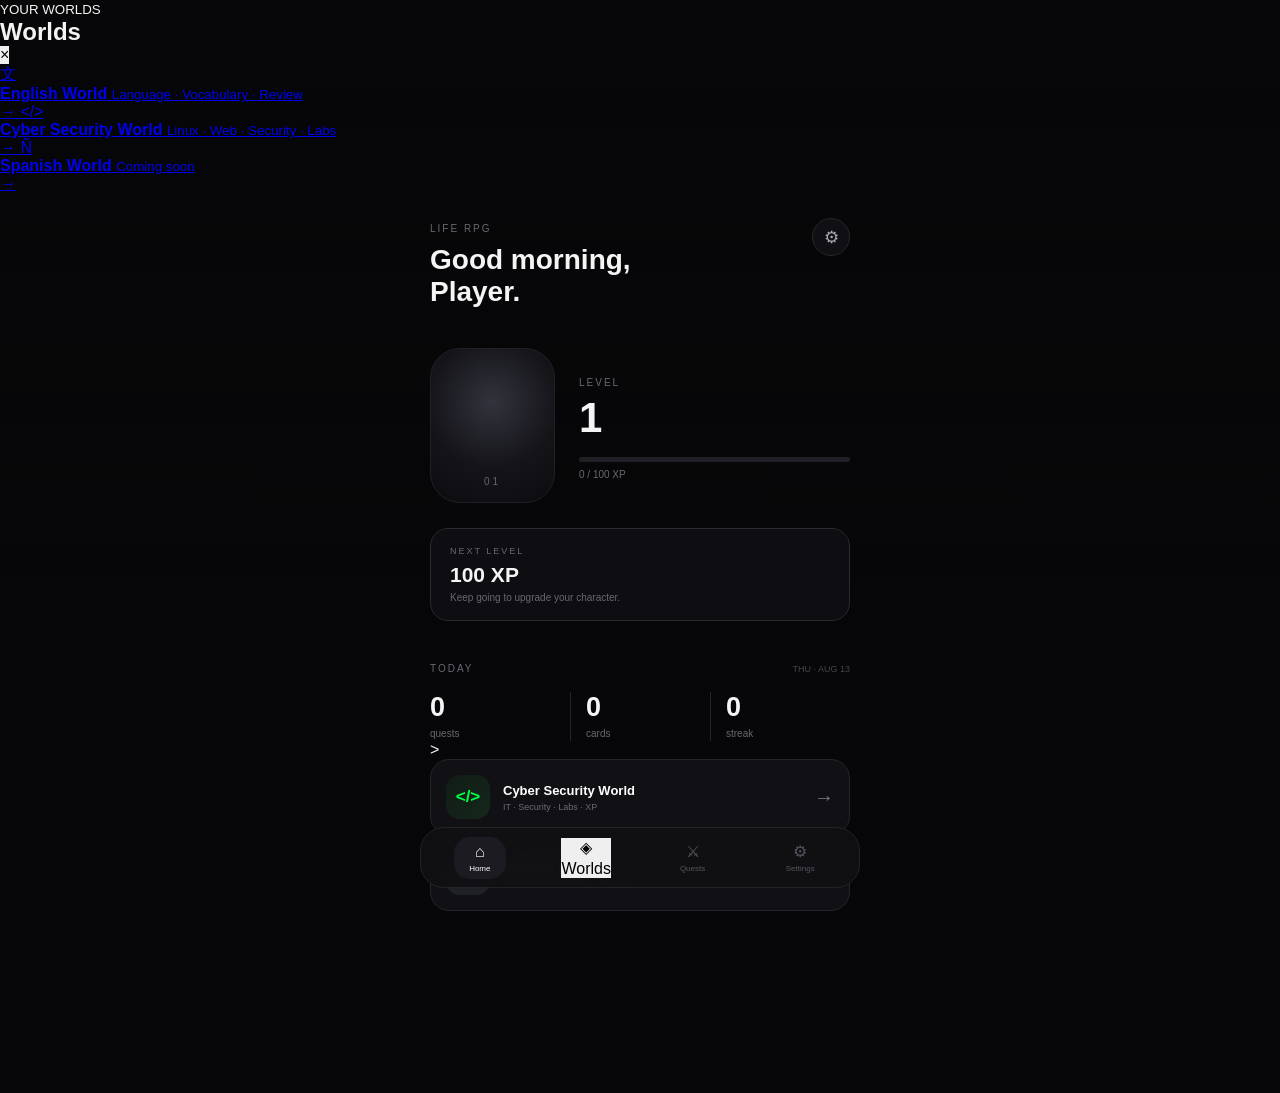
<file: index.html>
<!DOCTYPE html>
<html lang="en">

<head>

<meta charset="UTF-8">

<meta
    name="viewport"
    content="width=device-width, initial-scale=1"
>

<title>Life RPG</title>

<link rel="stylesheet" href="style.css">

</head>
<div id="worldsSheet" class="worlds-sheet">

    <div class="worlds-sheet-header">
        <div>
            <small>YOUR WORLDS</small>
            <h2>Worlds</h2>
        </div>

        <button id="closeWorlds">×</button>
    </div>


    <a href="english/english.html" class="world-sheet-card">
        <span>文</span>

        <div>
            <strong>English World</strong>
            <small>Language · Vocabulary · Review</small>
        </div>

        <b>→</b>
    </a>


    <a href="cyber/cyber.html" class="world-sheet-card">
        <span>&lt;/&gt;</span>

        <div>
            <strong>Cyber Security World</strong>
            <small>Linux · Web · Security · Labs</small>
        </div>

        <b>→</b>
    </a>


    <a href="spanish/spanish.html" class="world-sheet-card">
        <span>Ñ</span>

        <div>
            <strong>Spanish World</strong>
            <small>Coming soon</small>
        </div>

        <b>→</b>
    </a>

            </div>
    
<body>

<div id="photoBg"></div>
<div id="photoOverlay"></div>


<div class="app">


<header>

<div>

<small>
LIFE RPG
</small>

<h1>
Good morning,<br>
Player.
</h1>

</div>


<button
    id="settings"
    class="settings-button"
    aria-label="Settings"
>
⚙
</button>

</header>



<!-- ================= PHOTO ================= -->








<!-- ================= CHARACTER ================= -->

<section class="character">

<div class="avatar">

<span>
01
</span>

</div>


<div class="level">

<small>
LEVEL
</small>

<strong id="level">
1
</strong>

<div class="xp">

<div id="xpBar"></div>

</div>

<span id="xpText">
0 / 100 XP
</span>

</div>

</section>



<!-- ================= NEXT LEVEL ================= -->

<section class="next-level">

<small>
NEXT LEVEL
</small>

<strong id="nextXP">
100 XP
</strong>

<p>
Keep going to upgrade your character.
</p>

</section>



<!-- ================= TODAY ================= -->

<section class="today">

<div class="section-head">

<span>
TODAY
</span>

<small>
THU · AUG 13
</small>

</div>


<div class="today-row">

<div>

<strong>
0
</strong>

<span>
quests
</span>

</div>


<div>

<strong>
0
</strong>

<span>
cards
</span>

</div>


<div>

<strong>
0
</strong>

<span>
streak
</span>

</div>

</div>

</section>



<!-- ================= CONTINUE ================= -->




<!-- ================= WORLDS ================= -->

    <!-- ================= WORLDS ================= -->
>


        <!-- CYBER SECURITY -->

        <a
            href="cyber/cyber.html"
            class="world-card cyber-world"
        >

            <span class="world-icon">
                &lt;/&gt;
            </span>

            <div>
                <strong>
                    Cyber Security World
                </strong>

                <small>
                    IT · Security · Labs · XP
                </small>
            </div>

            <b>
                →
            </b>

        </a>


        <!-- SPANISH -->

        <a
            href="spanish/spanish.html"
            class="world-card spanish-world"
        >

            <span class="world-icon">
                ES
            </span>

            <div>
                <strong>
                    Spanish World
                </strong>

                <small>
                    Language · Vocabulary · Progress
                </small>
            </div>

            <b>
                →
            </b>

        </a>

    </div>

</section>

<!-- ================= BOTTOM NAV ================= -->
<nav>

    <a class="active" href="index.html">
        <span>⌂</span>
        Home
    </a>

    <button id="worldsButton" class="nav-worlds">
        <span>◈</span>
        Worlds
    </button>

    <a href="quests.html">
        <span>⚔</span>
        Quests
    </a>

    <a href="settings.html">
        <span>⚙</span>
        Settings
    </a>

</nav>


</div>



<!-- ================================================= -->
<!-- SETTINGS PANEL -->
<!-- ================================================= -->

<div
    id="settingsOverlay"
    class="settings-overlay"
>

<div
    id="settingsPanel"
    class="settings-panel"
>


<div class="settings-header">

<div>

<small>
SYSTEM
</small>

<h2>
Settings
</h2>

</div>


<button
    id="closeSettings"
    class="close-settings"
>
×
</button>

</div>



<!-- ================= ACCOUNT ================= -->

<section class="settings-section">

<div class="settings-section-title">

<span>
ACCOUNT
</span>

<small>
PLAYER PROFILE
</small>

</div>



<div class="login-form">


<div class="form-control">

<input
    id="usernameInput"
    type="text"
    required
    autocomplete="username"
>

<label>

<span style="transition-delay:0ms">
U
</span>

<span style="transition-delay:50ms">
s
</span>

<span style="transition-delay:100ms">
e
</span>

<span style="transition-delay:150ms">
r
</span>

<span style="transition-delay:200ms">
n
</span>

<span style="transition-delay:250ms">
a
</span>

<span style="transition-delay:300ms">
m
</span>

<span style="transition-delay:350ms">
e
</span>

</label>

</div>



<div class="form-control">

<input
    id="passwordInput"
    type="password"
    required
    autocomplete="new-password"
>

<label>

<span style="transition-delay:0ms">
P
</span>

<span style="transition-delay:50ms">
a
</span>

<span style="transition-delay:100ms">
s
</span>

<span style="transition-delay:150ms">
s
</span>

<span style="transition-delay:200ms">
w
</span>

<span style="transition-delay:250ms">
o
</span>

<span style="transition-delay:300ms">
r
</span>

<span style="transition-delay:350ms">
d
</span>

</label>

</div>


<button
    id="saveAccount"
    class="save-account"
>
SAVE ACCOUNT
</button>


<p
    id="accountStatus"
    class="account-status"
>
</p>

</div>

</section>



<!-- ================= SETTINGS BUTTONS ================= -->

<section class="settings-section">

<div class="settings-section-title">

<span>
SYSTEM
</span>

<small>
CONTROL CENTER
</small>

</div>



<button
    class="setting-control"
    id="notificationsButton"
>

<svg
    class="setting-icon"
    viewBox="0 0 448 512"
>
<path d="M224 0c-17.7 0-32 14.3-32 32V49.9C119.5 61.4 64 124.2 64 200v33.4c0 45.4-15.5 89.5-43.8 124.9L5.3 377c-5.8 7.2-6.9 17.1-2.9 25.4S14.8 416 24 416H424c9.2 0 17.6-5.3 21.6-13.6s2.9-18.2-2.9-25.4l-14.9-18.6C399.5 322.9 384 278.8 384 233.4V200c0-75.8-55.5-138.6-128-150.1V32c0-17.7-14.3-32-32-32zm0 96h8c57.4 0 104 46.6 104 104v33.4c0 47.9 13.9 94.6 39.7 134.6H72.3C98.1 328 112 281.3 112 233.4V200c0-57.4 46.6-104 104-104h8zm64 352H224 160c0 17 6.7 33.3 18.7 45.3s28.3 18.7 45.3 18.7s33.3-6.7 45.3-18.7s18.7-28.3 18.7-45.3z">
</path>
</svg>

Notifications

<div class="setting-arrow">
›
</div>

</button>



<button
    class="setting-control"
    id="backgroundButton"
>

<span class="setting-symbol">
◈
</span>

Background

<div class="background-control">

    <small>BACKGROUND</small>

    <input
        id="photoInput"
        type="file"
        accept="image/*"
        multiple
    >

    <div id="photoTabs"></div>

</div>

Player Account

<div class="setting-arrow">
›
</div>

</button>



<button
    class="setting-control"
    id="resetButton"
>

<span class="setting-symbol">
↻
</span>

Reset Progress

<div class="setting-arrow">
›
</div>

</button>


</section>



<div class="settings-footer">

TROVIRUSES · LIFE RPG

</div>


</div>

</div>



<script src="script.js"></script>

</body>

</html>
</file>
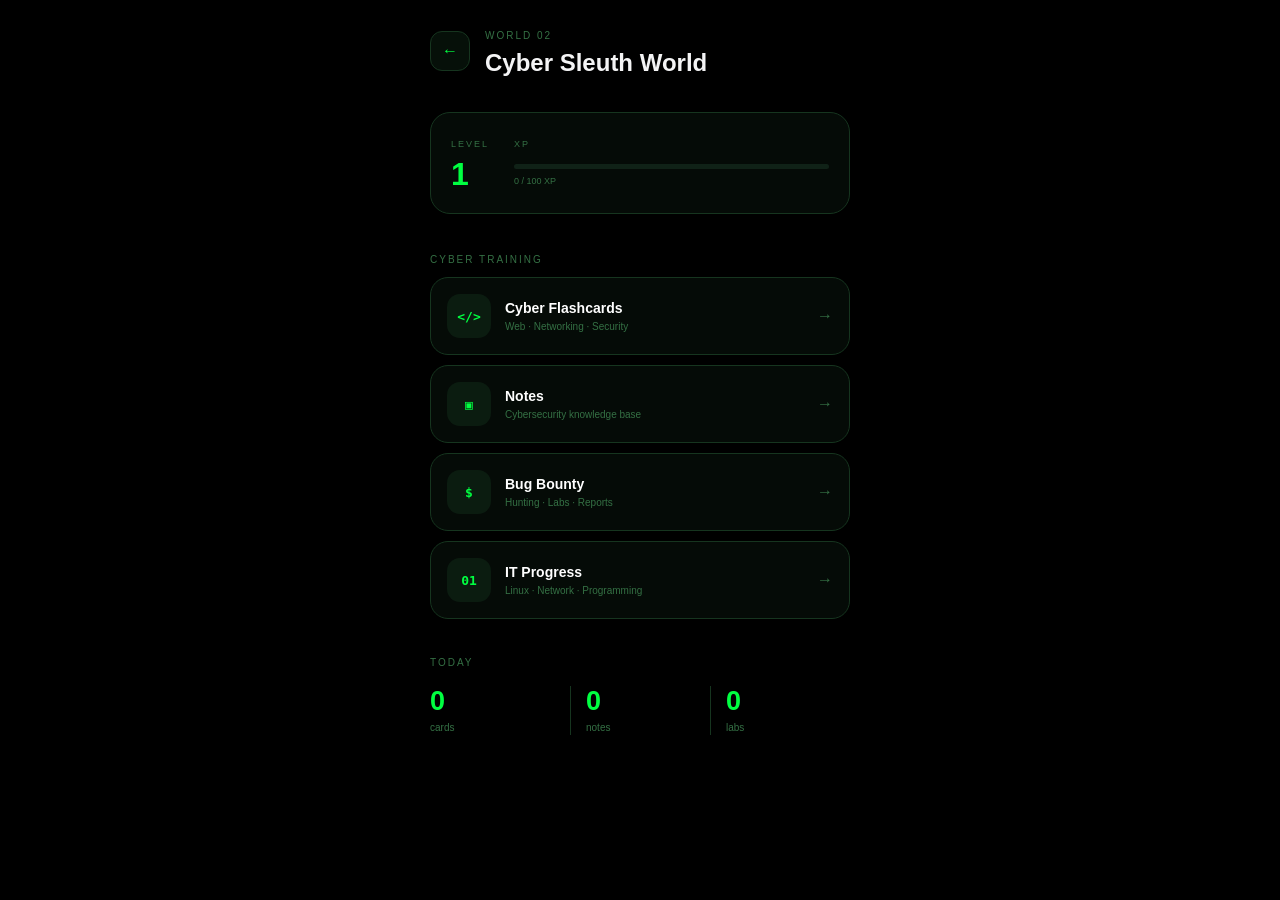
<file: cyber/cyber.html>
<!DOCTYPE html>
<html lang="en">

<head>
    <meta charset="UTF-8">
    <meta name="viewport" content="width=device-width, initial-scale=1">

    <title>Cyber Sleuth World</title>

    <link rel="stylesheet" href="cyber.css">
</head>

<body>

<div class="cyber-world">

    <header>

        <a href="../index.html">←</a>

        <div>
            <small>WORLD 02</small>
            <h1>Cyber Sleuth World</h1>
        </div>

    </header>


    <section class="cyber-status">

        <div>
            <small>LEVEL</small>
            <strong id="cyberLevel">1</strong>
        </div>

        <div class="cyber-xp">

            <small>XP</small>

            <div class="xp-bar">
                <div id="cyberXPBar"></div>
            </div>

            <span id="cyberXP">0 / 100 XP</span>

        </div>

    </section>


    <section class="cyber-learning">

        <small class="title">CYBER TRAINING</small>


        <a href="#" class="cyber-card">

            <div class="cyber-icon">
                &lt;/&gt;
            </div>

            <div>
                <strong>Cyber Flashcards</strong>
                <span>Web · Networking · Security</span>
            </div>

            <b>→</b>

        </a>


        <a href="#" class="cyber-card">

            <div class="cyber-icon">
                ▣
            </div>

            <div>
                <strong>Notes</strong>
                <span>Cybersecurity knowledge base</span>
            </div>

            <b>→</b>

        </a>


        <a href="#" class="cyber-card">

            <div class="cyber-icon">
                $
            </div>

            <div>
                <strong>Bug Bounty</strong>
                <span>Hunting · Labs · Reports</span>
            </div>

            <b>→</b>

        </a>


        <a href="#" class="cyber-card">

            <div class="cyber-icon">
                01
            </div>

            <div>
                <strong>IT Progress</strong>
                <span>Linux · Network · Programming</span>
            </div>

            <b>→</b>

        </a>

    </section>


    <section class="cyber-stats">

        <small class="title">TODAY</small>

        <div class="stats-row">

            <div>
                <strong>0</strong>
                <span>cards</span>
            </div>

            <div>
                <strong>0</strong>
                <span>notes</span>
            </div>

            <div>
                <strong>0</strong>
                <span>labs</span>
            </div>

        </div>

    </section>

</div>

<script src="cyber.js"></script>

</body>
</html>
</file>
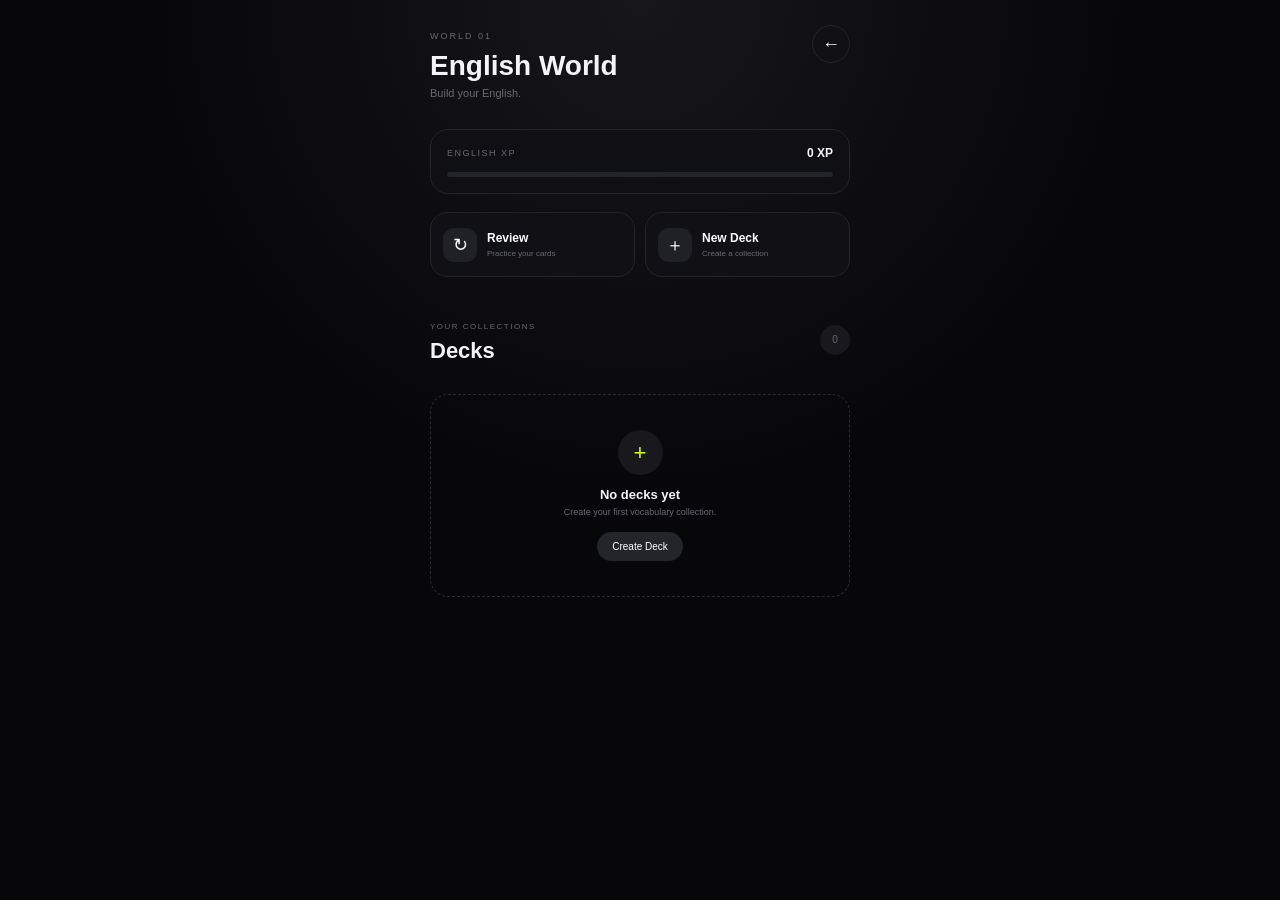
<file: english/deck.html>
<!DOCTYPE html>
<html lang="en">

<head>
    <meta charset="UTF-8">

    <meta
        name="viewport"
        content="width=device-width, initial-scale=1"
    >

    <title>Deck</title>

    <link
        rel="stylesheet"
        href="english.css"
    >
</head>

<body>

<div class="english-app">

    <header class="english-header">

        <div>
            <small>ENGLISH WORLD</small>

            <h1 id="deckTitle">Deck</h1>

            <p id="deckDescription">
                Vocabulary collection
            </p>
        </div>

        <a
            href="english.html"
            class="back-button"
        >
            ←
        </a>

    </header>


    <section class="deck-stats">

        <div>
            <strong id="cardCount">0</strong>
            <small>CARDS</small>
        </div>

        <div>
            <strong id="masteredCount">0</strong>
            <small>MASTERED</small>
        </div>

    </section>


    <section class="add-card-section">

        <div class="section-title">

            <div>
                <small>VOCABULARY</small>
                <h2>Add Card</h2>
            </div>

        </div>


        <form id="cardForm">

            <input
                id="wordInput"
                type="text"
                placeholder="English word"
                required
            >

            <input
                id="meaningInput"
                type="text"
                placeholder="Meaning"
                required
            >

            <input
                id="exampleInput"
                type="text"
                placeholder="Example sentence"
            >

            <button
                type="submit"
                class="create-button"
            >
                + Add Card
            </button>

        </form>

    </section>


    <section class="cards-section">

        <div
            id="cardList"
            class="card-list"
        ></div>

        <div
            id="emptyCards"
            class="empty-deck"
        >

            <div class="empty-icon">
                +
            </div>

            <strong>
                No cards yet
            </strong>

            <p>
                Add your first English word.
            </p>

        </div>

    </section>


    <button
        id="startReview"
        class="review-main-button"
    >
        Start Review →
    </button>

</div>


<script src="deck.js"></script>

</body>

</html>
</file>
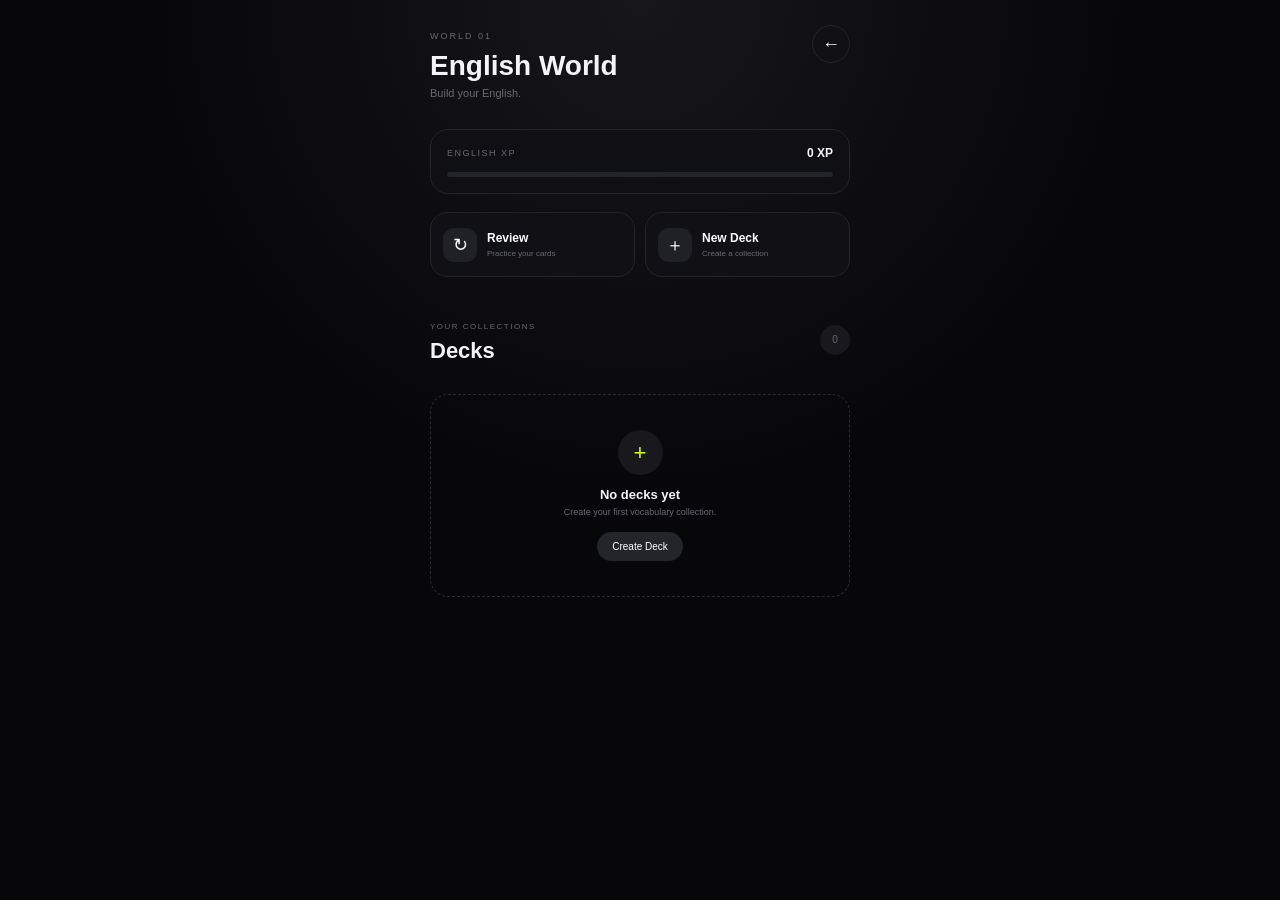
<file: english/english.html>
<!DOCTYPE html>
<html lang="en">

<head>
    <meta charset="UTF-8">

    <meta
        name="viewport"
        content="width=device-width, initial-scale=1"
    >

    <title>English World</title>

    <link
        rel="stylesheet"
        href="english.css"
    >
</head>

<body>

<div class="english-app">

    <!-- HEADER -->

    <header class="english-header">

        <div>
            <small>WORLD 01</small>

            <h1>English World</h1>

            <p>Build your English.</p>
        </div>

        <a
            href="../index.html"
            class="back-button"
        >
            ←
        </a>

    </header>


    <!-- XP -->

    <section class="english-progress">

        <div class="progress-top">

            <span>ENGLISH XP</span>

            <strong id="englishXP">
                0 XP
            </strong>

        </div>

        <div class="progress-track">

            <div
                id="englishXPBar"
                class="progress-fill"
            ></div>

        </div>

    </section>


    <!-- QUICK ACTIONS -->

    <section class="quick-actions">

        <button id="reviewButton">

            <span>↻</span>

            <div>
                <strong>Review</strong>
                <small>Practice your cards</small>
            </div>

        </button>


        <button id="createDeckButton">

            <span>＋</span>

            <div>
                <strong>New Deck</strong>
                <small>Create a collection</small>
            </div>

        </button>

    </section>


    <!-- DECKS -->

    <section class="decks-section">

        <div class="section-title">

            <div>
                <small>YOUR COLLECTIONS</small>
                <h2>Decks</h2>
            </div>

            <span id="deckCount">
                0
            </span>

        </div>


        <div
            id="deckList"
            class="deck-list"
        ></div>


        <div
            id="emptyDeck"
            class="empty-deck"
        >

            <div class="empty-icon">
                +
            </div>

            <strong>
                No decks yet
            </strong>

            <p>
                Create your first vocabulary collection.
            </p>

            <button id="emptyCreateButton">
                Create Deck
            </button>

        </div>

    </section>


</div>


<!-- DECK MODAL -->

<div
    id="deckModal"
    class="modal"
>

    <div class="modal-box">

        <div class="modal-header">

            <div>
                <small>ENGLISH WORLD</small>
                <h2>New Deck</h2>
            </div>

            <button id="closeDeckModal">
                ×
            </button>

        </div>


        <form id="deckForm">

            <label>
                Deck name
            </label>

            <input
                id="deckName"
                type="text"
                placeholder="e.g. Daily English"
                required
            >


            <label>
                Description
            </label>

            <input
                id="deckDescription"
                type="text"
                placeholder="e.g. Words I use every day"
            >


            <div class="modal-actions">

                <button
                    type="button"
                    id="cancelDeck"
                >
                    Cancel
                </button>

                <button
                    type="submit"
                    class="create-button"
                >
                    Create Deck
                </button>

            </div>

        </form>

    </div>

</div>


<script src="english.js"></script>

</body>

</html>
</file>
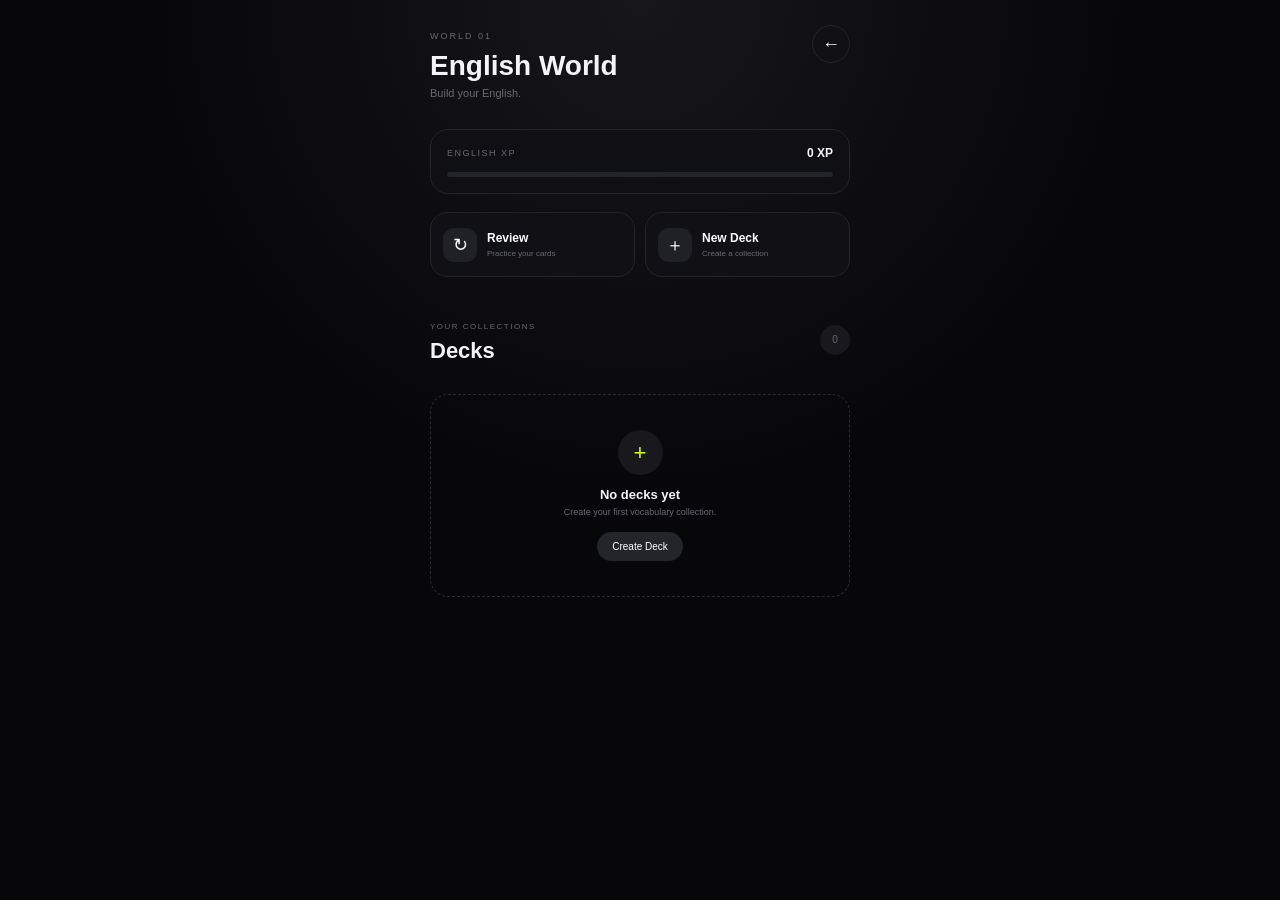
<file: english/review.html>
<!DOCTYPE html>
<html lang="en">

<head>
    <meta charset="UTF-8">

    <meta
        name="viewport"
        content="width=device-width, initial-scale=1"
    >

    <title>Review</title>

    <link
        rel="stylesheet"
        href="english.css"
    >
</head>

<body>

<div class="english-app review-app">

    <header class="english-header">

        <div>
            <small>ENGLISH WORLD · REVIEW</small>

            <h1 id="reviewDeckName">
                Review
            </h1>

            <p id="reviewProgress">
                1 / 1
            </p>
        </div>

        <a
            href="english.html"
            class="back-button"
        >
            ×
        </a>

    </header>


    <main class="review-main">

        <div class="review-card">

            <small id="cardNumber">
                CARD 01
            </small>

            <h2 id="word">
                Word
            </h2>

            <div
                id="answer"
                class="review-answer"
            >
                <span>
                    Think of the meaning...
                </span>
            </div>

            <button
                id="showAnswer"
                class="show-answer"
            >
                Show Answer
            </button>

        </div>


        <div
            id="ratingButtons"
            class="rating-buttons"
        >

            <button data-rating="again">
                Again
            </button>

            <button data-rating="hard">
                Hard
            </button>

            <button data-rating="good">
                Good
            </button>

            <button data-rating="easy">
                Easy
            </button>

        </div>

    </main>

</div>

<script src="review.js"></script>

</body>
</html>
</file>
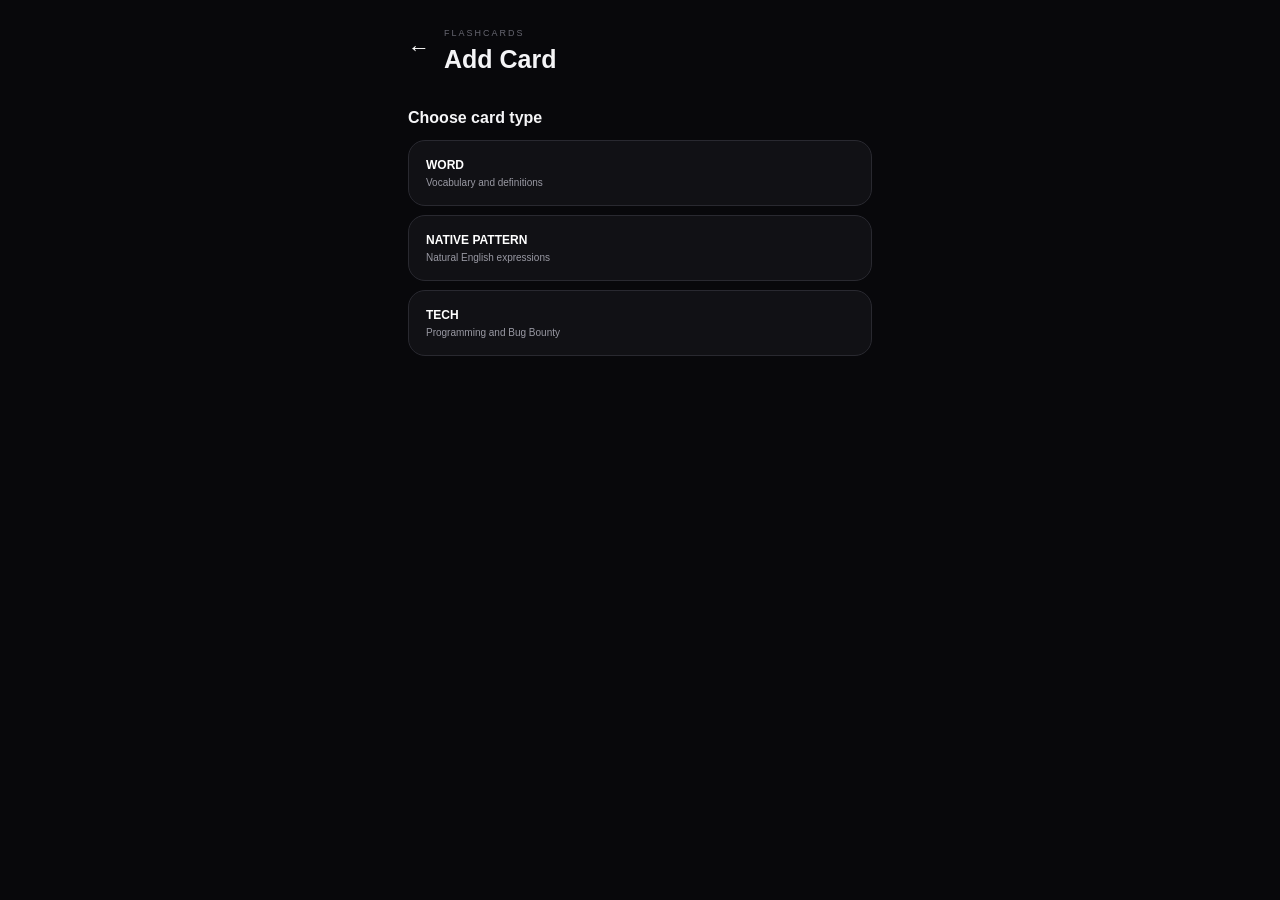
<file: flashcards/editor.html>
<!DOCTYPE html>
<html lang="en">

<head>
<meta charset="UTF-8">
<meta name="viewport"
content="width=device-width,initial-scale=1">

<title>Add Card</title>
<link rel="stylesheet" href="editor.css">
</head>

<body>

<div class="editor">

<header>
<a href="flashcards.html">←</a>

<div>
<small>FLASHCARDS</small>
<h1>Add Card</h1>
</div>
</header>

<section id="types">

<h2>Choose card type</h2>

<button data-type="word">
<strong>WORD</strong>
<span>Vocabulary and definitions</span>
</button>

<button data-type="native">
<strong>NATIVE PATTERN</strong>
<span>Natural English expressions</span>
</button>

<button data-type="tech">
<strong>TECH</strong>
<span>Programming and Bug Bounty</span>
</button>

</section>

<section id="techTypes" class="hidden">

<h2>Tech card type</h2>

<button data-tech="Concept">Concept</button>
<button data-tech="Command">Command</button>
<button data-tech="Code">Code</button>
<button data-tech="Vulnerability">
Vulnerability
</button>
<button data-tech="Technique">Technique</button>
<button data-tech="Scenario">Scenario</button>

</section>

<section id="form" class="hidden">

<label id="frontLabel">
FRONT
</label>

<input
id="frontInput"
type="text"
autocomplete="off"
placeholder="Question or term">

<label id="backLabel">
BACK
</label>

<textarea
id="backInput"
placeholder="Answer or explanation">
</textarea>

<label>
EXAMPLE
</label>

<textarea
id="exampleInput"
placeholder="Optional example">
</textarea>

<button id="save">
Save Card
</button>

</section>

</div>

<script src="editor.js"></script>

</body>
</html>
</file>
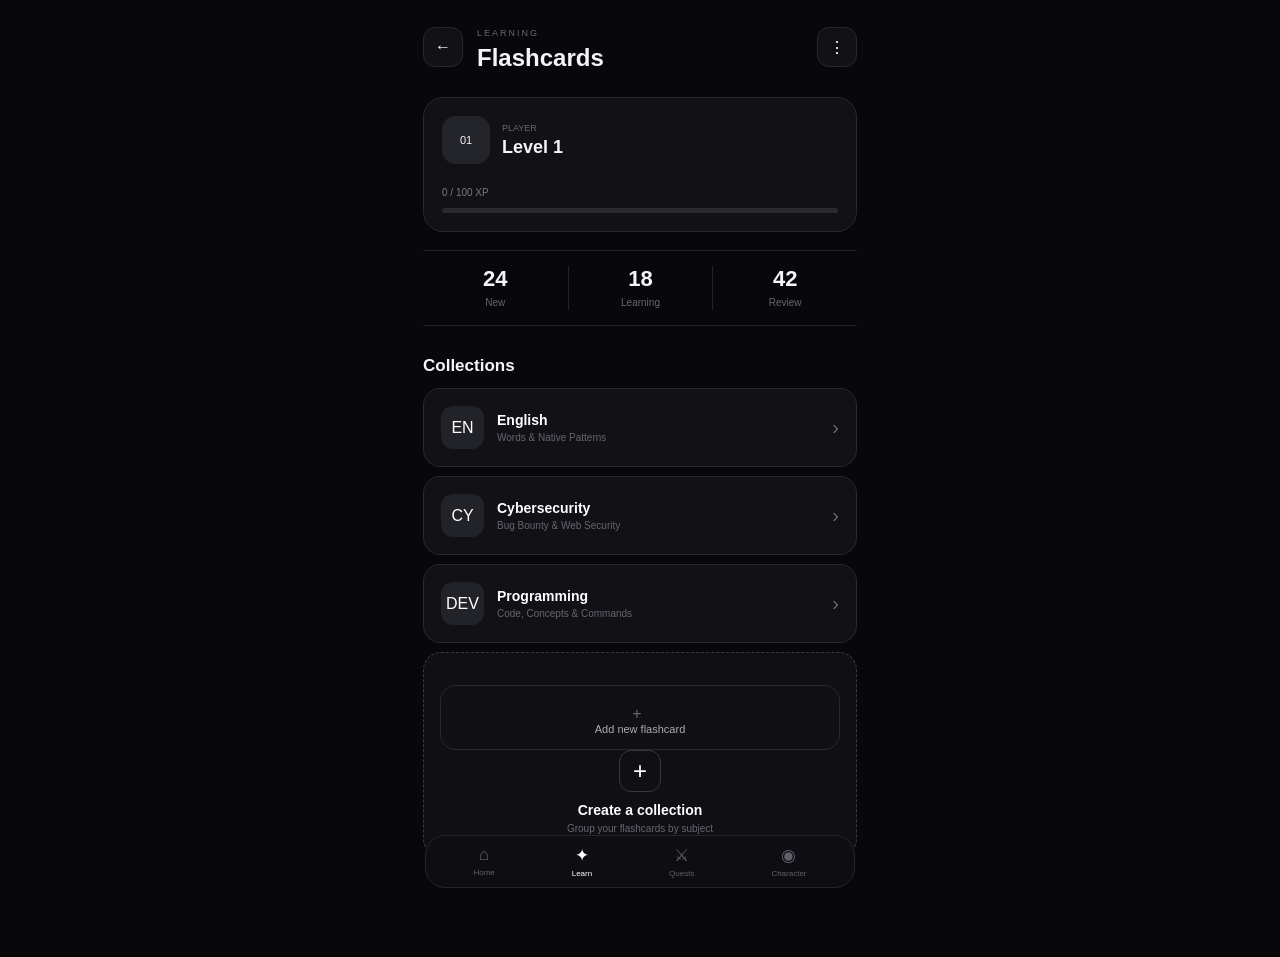
<file: flashcards/flashcards.html>
<!DOCTYPE html>
<html lang="en" dir="ltr">

<head>
<meta charset="UTF-8">
<meta name="viewport"
content="width=device-width,initial-scale=1">

<title>Flashcards</title>
<link rel="stylesheet" href="flashcards.css">
</head>

<body>

<div class="app">

<header class="top">
<a href="../index.html">←</a>

<div>
<small>LEARNING</small>
<h1>Flashcards</h1>
</div>

<button id="more">⋮</button>
</header>

<section class="player-card">

<div class="player">
<div class="avatar">01</div>

<div>
<small>PLAYER</small>
<strong>Level <span id="level">1</span></strong>
</div>
</div>

<div class="xp-info">
<span id="xpText">0 / 100 XP</span>
<div class="xp">
<div id="xpBar"></div>
</div>
</div>

</section>

<section class="stats">

<div>
<strong id="newCount">24</strong>
<span>New</span>
</div>

<div>
<strong id="learningCount">18</strong>
<span>Learning</span>
</div>

<div>
<strong id="reviewCount">42</strong>
<span>Review</span>
</div>

</section>

<section class="collections">

<div class="section-title">
<h2>Collections</h2>
</div>

<div id="deckList"></div>

<button id="newDeck" class="empty-card">

 <a class="add-card-link" href="editor.html">
    <span>+</span>
    Add new flashcard
 </a>
  
<div class="empty-icon">+</div>

<strong>Create a collection</strong>

<span>
Group your flashcards by subject
</span>

</button>

</section>

<nav>
<a href="../index.html">⌂<small>Home</small></a>
<a class="active" href="#">✦<small>Learn</small></a>
<a href="#">⚔<small>Quests</small></a>
<a href="#">◉<small>Character</small></a>
</nav>

</div>

<script src="flashcards.js"></script>
</body>
</html>
</file>
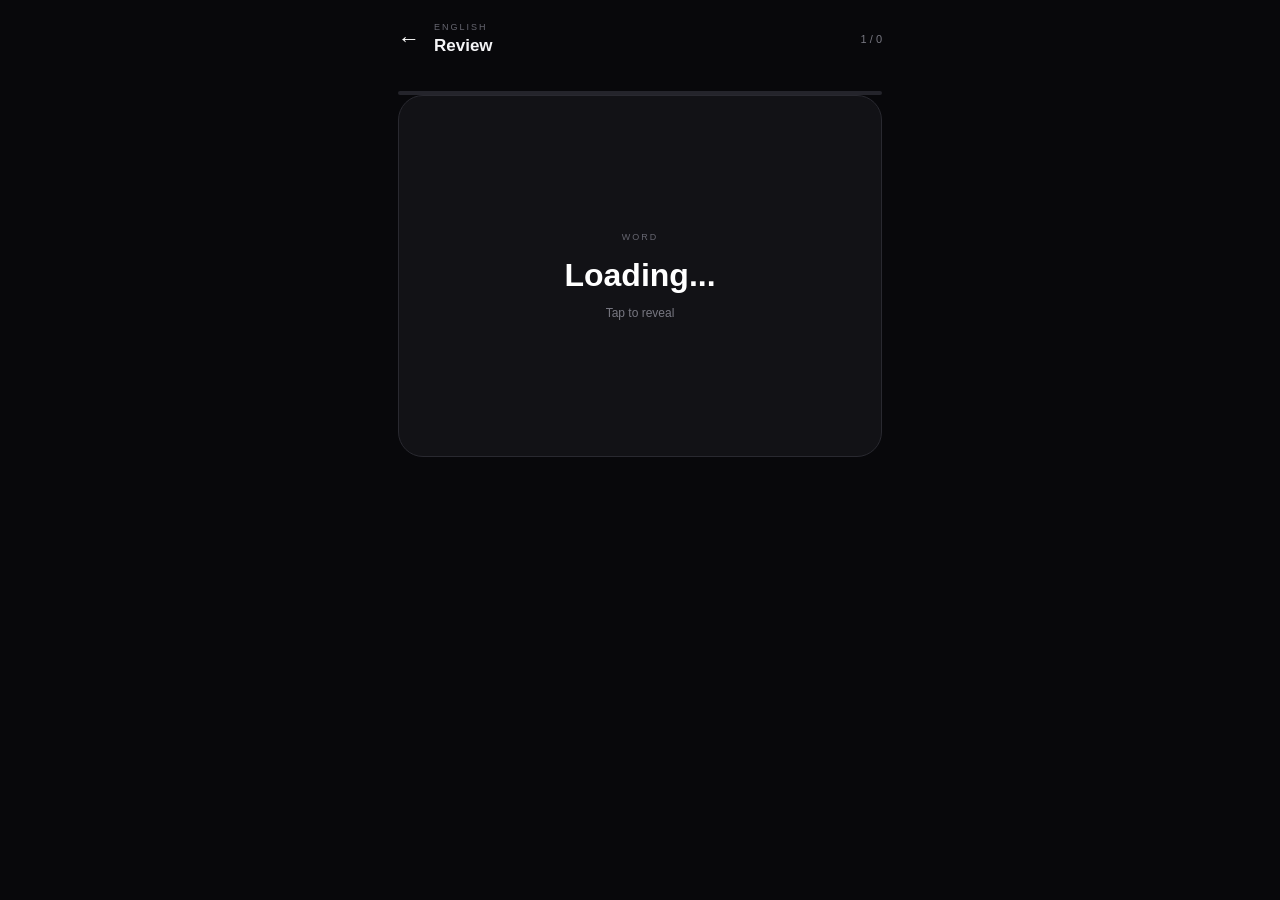
<file: flashcards/review.html>
<!DOCTYPE html>
<html lang="en">

<head>
<meta charset="UTF-8">
<meta name="viewport"
content="width=device-width,initial-scale=1">

<title>Review</title>
<link rel="stylesheet" href="review.css">
</head>

<body>

<div class="review">

<header>
<a href="flashcards.html">←</a>

<div>
<small id="deckName">ENGLISH</small>
<strong>Review</strong>
</div>

<span id="counter">1 / 0</span>
</header>

<main>

<div class="progress">
<div id="progressBar"></div>
</div>

<button id="card" class="card">

    <div id="front">
        <span class="type">WORD</span>
        <h1 id="question">Loading...</h1>
        <p>Tap to reveal</p>
    </div>

    <div id="back" class="hidden">
        <h1 id="answer"></h1>

        <div class="divider"></div>

        <span>EXAMPLE</span>
        <p id="example"></p>
    </div>

</button>

<div id="actions" class="actions hidden">

<button data-rating="again">
<strong>Again</strong>
<span>10m</span>
</button>

<button data-rating="hard">
<strong>Hard</strong>
<span>1d</span>
</button>

<button data-rating="good">
<strong>Good</strong>
<span>4d</span>
</button>

<button data-rating="easy">
<strong>Easy</strong>
<span>7d</span>
</button>

</div>

</main>

</div>

<script src="review.js"></script>
</body>
</html>
</file>
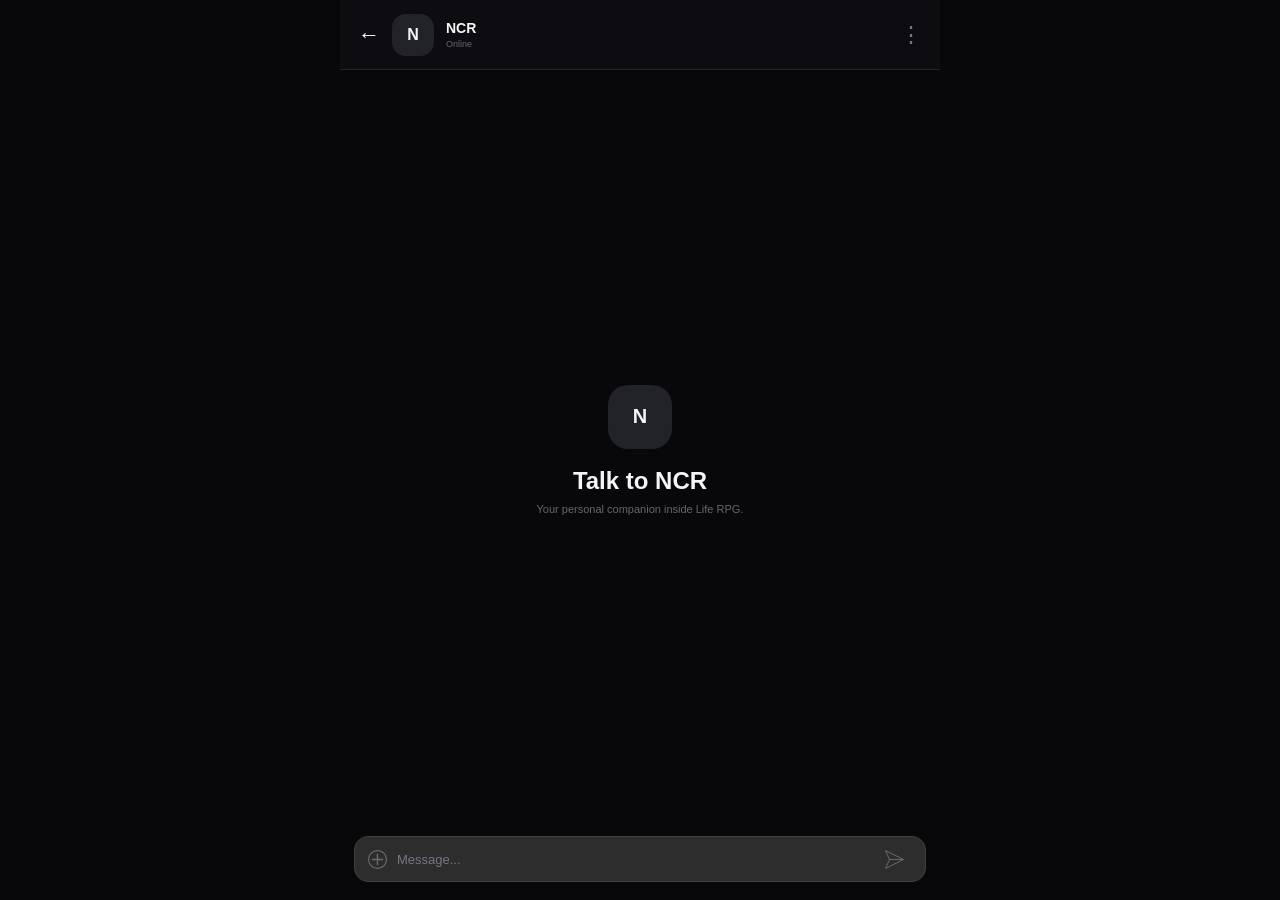
<file: flashcards/chat/chat.html>
<!DOCTYPE html>
<html lang="en">

<head>

<meta charset="UTF-8">

<meta
  name="viewport"
  content="width=device-width, initial-scale=1"
>

<title>NCR</title>

<link rel="stylesheet" href="chat.css">

</head>

<body>

<div class="chat-app">


<header class="chat-header">


<a href="../../index.html">
←
</a>


<div class="ncr-avatar">
N
</div>


<div class="ncr-info">

<strong>
NCR
</strong>

<span>
Online
</span>

</div>


<button id="moreButton">
⋮
</button>


</header>


<main id="messages">


<div class="welcome">

<div class="welcome-avatar">
N
</div>


<h1>
Talk to NCR
</h1>


<p>
Your personal companion inside Life RPG.
</p>


</div>


</main>


<footer>


<div class="messageBox">


<div class="fileUploadWrapper">


<label for="file">


<svg
xmlns="http://www.w3.org/2000/svg"
fill="none"
viewBox="0 0 337 337"
>


<circle
stroke-width="20"
stroke="#6c6c6c"
fill="none"
r="158.5"
cy="168.5"
cx="168.5"
>
</circle>


<path
stroke-linecap="round"
stroke-width="25"
stroke="#6c6c6c"
d="M167.759 79V259"
>
</path>


<path
stroke-linecap="round"
stroke-width="25"
stroke="#6c6c6c"
d="M79 167.138H259"
>
</path>


</svg>


<span class="tooltip">
Add an image
</span>


</label>


<input
type="file"
id="file"
accept="image/*"
>


</div>


<input
required
placeholder="Message..."
type="text"
id="messageInput"
autocomplete="off"
>


<button id="sendButton">


<svg
xmlns="http://www.w3.org/2000/svg"
fill="none"
viewBox="0 0 664 663"
>


<path
stroke-linejoin="round"
stroke-linecap="round"
stroke-width="33.67"
stroke="#6c6c6c"
d="M646.293 331.888L17.7538 17.6187L155.245 331.888M646.293 331.888L17.753 646.157L155.245 331.888M646.293 331.888L318.735 330.228L155.245 331.888"
>
</path>


</svg>


</button>


</div>


</footer>


</div>


<script src="chat.js"></script>


</body>

</html>
</file>
<file: style.css>
* {
    box-sizing: border-box;
    margin: 0;
    padding: 0;
}

:root {
    --bg: #070709;
    --panel: #111115;
    --panel-2: #15151a;
    --border: #24242b;
    --text: #f4f4f5;
    --muted: #686872;
    --dim: #45454e;
    --white: #eeeef0;
}

html {
    scroll-behavior: smooth;
}

body {
    min-height: 100vh;
    background: var(--bg);
    color: var(--text);
    font-family: Arial, sans-serif;
    overflow-x: hidden;
}

button,
input,
a {
    font: inherit;
}

button {
    border: 0;
}

button,
a {
    -webkit-tap-highlight-color: transparent;
}



/* ================= BACKGROUND ================= */

#photoBg {
    position: fixed;
    inset: 0;
    background-position: center;
    background-size: cover;
    background-repeat: no-repeat;
    opacity: 0;
    transition: opacity .8s ease;
    z-index: -3;
}

#photoOverlay {
    position: fixed;
    inset: 0;
    background:
        linear-gradient(
            180deg,
            rgba(7,7,9,.35),
            rgba(7,7,9,.94) 70%
        );
    z-index: -2;
}



/* ================= APP ================= */

.app {
    position: relative;
    width: min(460px, 100%);
    min-height: 100vh;
    margin: auto;
    padding: 25px 20px 115px;
}



/* ================= HEADER ================= */

header {
    display: flex;
    align-items: flex-start;
    justify-content: space-between;
}

header small,
.section-head span,
.continue > small {
    color: var(--muted);
    font-size: 10px;
    letter-spacing: 2px;
}

header h1 {
    margin-top: 8px;
    font-size: 28px;
    line-height: 1.15;
}

.settings-button {
    width: 38px;
    height: 38px;

    display: grid;
    place-items: center;

    border: 1px solid #25252c;
    border-radius: 50%;

    background: #101014;
    color: #aaaab2;

    font-size: 17px;

    cursor: pointer;

    transition:
        transform .25s ease,
        background .2s ease,
        color .2s ease;
}

.settings-button:hover {
    background: #18181e;
    color: white;
    transform: rotate(45deg);
}



/* ================= PHOTO ================= */

.photo-controls {
    margin-top: 18px;
}

#photoInput {
    display: block;
    width: 100%;
    padding: 12px;

    border: 1px solid #28282f;
    border-radius: 14px;

    background: #111115;
    color: #888891;
}

#photoInput::file-selector-button {
    margin-right: 10px;
    padding: 8px 12px;

    border: 0;
    border-radius: 9px;

    background: #24242c;
    color: #fff;

    cursor: pointer;
}

#photoTabs {
    display: flex;
    gap: 7px;

    margin-top: 9px;

    overflow-x: auto;
    scrollbar-width: none;
}

#photoTabs::-webkit-scrollbar {
    display: none;
}

.photo-tab {
    flex: 0 0 auto;

    width: 42px;
    height: 42px;

    border-radius: 12px;
    border: 2px solid transparent;

    background-size: cover;
    background-position: center;

    cursor: pointer;
}

.photo-tab.active {
    border-color: #fff;
}



/* ================= CHARACTER ================= */

.character {
    display: flex;
    align-items: center;

    gap: 24px;

    margin-top: 40px;
}

.avatar {
    width: 125px;
    height: 155px;

    flex-shrink: 0;

    display: grid;
    place-items: end center;

    padding-bottom: 15px;

    border-radius: 30px;

    background:
        radial-gradient(
            circle at 50% 35%,
            #33333d,
            #141419 55%,
            #0c0c10
        );

    border: 1px solid #202027;
}

.avatar span {
    color: #666670;
    font-size: 10px;
    letter-spacing: 3px;
}

.level {
    flex: 1;
}

.level small {
    color: var(--muted);
    font-size: 10px;
    letter-spacing: 2px;
}

.level strong {
    display: block;

    margin: 4px 0 15px;

    font-size: 42px;
}

.xp {
    height: 5px;

    overflow: hidden;

    border-radius: 10px;

    background: #202026;
}

#xpBar {
    width: 0%;
    height: 100%;

    background: #eeeef0;

    transition: width .4s ease;
}

.level > span {
    display: block;

    margin-top: 7px;

    color: var(--muted);
    font-size: 10px;
}



/* ================= NEXT LEVEL ================= */

.next-level {
    margin-top: 25px;

    padding: 17px 19px;

    border: 1px solid #292930;
    border-radius: 18px;

    background: rgba(17,17,21,.82);

    backdrop-filter: blur(12px);
}

.next-level small {
    display: block;

    color: var(--muted);

    font-size: 9px;
    letter-spacing: 2px;
}

.next-level strong {
    display: block;

    margin-top: 7px;

    font-size: 21px;
}

.next-level p {
    margin-top: 5px;

    color: var(--muted);

    font-size: 10px;
}



/* ================= TODAY ================= */

.today,
.continue,
.worlds {
    margin-top: 42px;
}

.section-head {
    display: flex;
    align-items: center;
    justify-content: space-between;
}

.section-head small {
    color: #45454e;
    font-size: 9px;
}

.today-row {
    display: grid;

    grid-template-columns: repeat(3,1fr);

    margin-top: 18px;
}

.today-row div {
    padding-left: 15px;

    border-left: 1px solid #24242b;
}

.today-row div:first-child {
    padding-left: 0;
    border-left: 0;
}

.today-row strong {
    display: block;

    font-size: 27px;
}

.today-row span {
    color: var(--muted);
    font-size: 10px;
}



/* ================= CONTINUE ================= */

.continue > small {
    display: block;

    margin-bottom: 12px;
}

.continue a {
    display: flex;
    align-items: center;

    gap: 14px;

    margin-bottom: 10px;

    padding: 17px;

    border: 1px solid #24242b;
    border-radius: 20px;

    background: #111115;

    color: white;

    text-decoration: none;

    transition: .2s ease;
}

.continue a:hover {
    transform: translateY(-2px);

    border-color: #383842;
}

.learn-icon {
    width: 45px;
    height: 45px;

    flex-shrink: 0;

    display: grid;
    place-items: center;

    border-radius: 14px;

    background: #202027;

    font-size: 19px;
}

.continue a div:nth-child(2) {
    flex: 1;
}

.continue strong {
    display: block;

    font-size: 14px;
}

.continue span {
    display: block;

    margin-top: 5px;

    color: var(--muted);

    font-size: 10px;
}

.continue b {
    color: #777780;
    font-size: 20px;
}



/* ================= WORLDS ================= */

.worlds-title {
    display: block;

    color: var(--muted);

    font-size: 10px;
    letter-spacing: 2px;

    margin-bottom: 12px;
}

.world-grid {
    display: grid;

    gap: 10px;
}

.world-card {
    display: flex;
    align-items: center;

    gap: 13px;

    padding: 15px;

    border: 1px solid #24242b;
    border-radius: 19px;

    background: #111115;

    color: white;

    text-decoration: none;

    transition:
        transform .2s ease,
        border-color .2s ease;
}

.world-card:hover {
    transform: translateY(-2px);

    border-color: #41414a;
}

.world-icon {
    width: 44px;
    height: 44px;

    flex-shrink: 0;

    display: grid;
    place-items: center;

    border-radius: 14px;

    background: #202027;

    font-size: 17px;
    font-weight: bold;
}

.english-world .world-icon {
    color: #8ca8ff;
}

.cyber-world .world-icon {
    color: #00ff41;

    background:
        linear-gradient(
            135deg,
            #101c16,
            #16271b
        );
}

.world-card div {
    flex: 1;
}

.world-card strong {
    display: block;

    font-size: 13px;
}

.world-card small {
    display: block;

    margin-top: 4px;

    color: var(--muted);

    font-size: 9px;
}

.world-card b {
    color: #777780;

    font-size: 20px;
}



/* ================= NAV ================= */

nav {
    position: fixed;

    bottom: 12px;
    left: 50%;

    z-index: 100;

    width: min(
        440px,
        calc(100% - 24px)
    );

    display: flex;
    align-items: center;
    justify-content: space-around;

    padding: 8px 5px;

    transform: translateX(-50%);

    border: 1px solid #222229;

    border-radius: 24px;

    background: #101014eF;

    backdrop-filter: blur(18px);
}

nav a {
    min-width: 52px;

    padding: 6px 5px;

    border-radius: 16px;

    color: #55555f;

    text-decoration: none;

    font-size: 8px;

    text-align: center;

    transition:
        background .2s ease,
        color .2s ease,
        transform .2s ease;
}

nav a:hover {
    color: #aaaab2;
}

nav a.active {
    color: #fff;

    background: #1b1b21;
}

nav span {
    display: block;

    margin-bottom: 3px;

    font-size: 16px;
}



/* ================================================= */
/* SETTINGS OVERLAY */
/* ================================================= */

.settings-overlay {
    position: fixed;

    inset: 0;

    z-index: 500;

    display: flex;
    align-items: flex-end;
    justify-content: center;

    padding: 12px;

    background: rgba(0,0,0,.65);

    backdrop-filter: blur(8px);

    opacity: 0;
    visibility: hidden;

    transition:
        opacity .25s ease,
        visibility .25s ease;
}

.settings-overlay.open {
    opacity: 1;
    visibility: visible;
}



/* ================= SETTINGS PANEL ================= */

.settings-panel {
    width: min(460px, 100%);

    max-height: 90vh;

    overflow-y: auto;

    padding: 22px 18px 25px;

    border: 1px solid #292930;

    border-radius: 28px 28px 20px 20px;

    background:
        linear-gradient(
            180deg,
            #15151a,
            #0d0d10
        );

    box-shadow:
        0 -20px 70px rgba(0,0,0,.6);

    transform: translateY(30px);

    transition: transform .3s ease;
}

.settings-overlay.open .settings-panel {
    transform: translateY(0);
}

.settings-header {
    display: flex;
    align-items: flex-start;
    justify-content: space-between;

    margin-bottom: 25px;
}

.settings-header small {
    color: var(--muted);

    font-size: 9px;
    letter-spacing: 2px;
}

.settings-header h2 {
    margin-top: 5px;

    font-size: 25px;
}

.close-settings {
    width: 35px;
    height: 35px;

    display: grid;
    place-items: center;

    border-radius: 50%;

    background: #202027;

    color: #aaaab2;

    font-size: 22px;

    cursor: pointer;
}



/* ================= SETTINGS SECTION ================= */

.settings-section {
    margin-top: 25px;
}

.settings-section-title {
    display: flex;
    justify-content: space-between;
    align-items: center;

    margin-bottom: 12px;
}

.settings-section-title span {
    color: #dcdce0;

    font-size: 10px;
    letter-spacing: 2px;
}

.settings-section-title small {
    color: #45454e;

    font-size: 8px;
}



/* ================= UIVERSE STYLE BUTTON ================= */

.setting-control {
    position: relative;

    width: 100%;
    height: 45px;

    display: flex;
    align-items: center;
    justify-content: flex-start;

    gap: 12px;

    margin-top: 9px;

    padding: 0 15px;

    border-radius: 14px;

    background-color: #1d1d21;

    color: white;

    cursor: pointer;

    transition-duration: .2s;
}

.setting-control:hover {
    background-color: #28282d;
}

.setting-control:active {
    transform: translate(1px,1px);
}

.setting-icon {
    width: 15px;
    height: 15px;
}

.setting-icon path {
    fill: #00ce3e;
}

.setting-symbol {
    width: 15px;

    color: #00ce3e;

    text-align: center;

    font-size: 16px;
}

.setting-arrow {
    position: absolute;

    right: 5px;

    width: 30px;
    height: 100%;

    display: flex;
    align-items: center;
    justify-content: center;

    font-size: 20px;
}

.setting-control:hover .setting-arrow {
    animation: slide-right .6s ease-out both;
}

@keyframes slide-right {

    0% {
        transform: translateX(-10px);
        opacity: 0;
    }

    100% {
        transform: translateX(0);
        opacity: 1;
    }

}



/* ================================================= */
/* LOGIN FORM */
/* ================================================= */

.login-form {
    padding: 16px;

    border: 1px solid #24242b;

    border-radius: 18px;

    background: #101014;
}

.form-control {
    position: relative;

    margin: 20px 0 30px;

    width: 100%;
}

.form-control input {
    background-color: transparent;

    border: 0;

    border-bottom: 2px #fff solid;

    display: block;

    width: 100%;

    padding: 15px 0;

    font-size: 16px;

    color: #fff;
}

.form-control input:focus,
.form-control input:valid {
    outline: 0;

    border-bottom-color: lightblue;
}

.form-control label {
    position: absolute;

    top: 15px;
    left: 0;

    pointer-events: none;
}

.form-control label span {
    display: inline-block;

    font-size: 16px;

    min-width: 5px;

    color: #fff;

    transition:
        0.3s cubic-bezier(
            .68,
            -.55,
            .265,
            1.55
        );
}

.form-control input:focus + label span,
.form-control input:valid + label span {
    color: lightblue;

    transform: translateY(-28px);
}

.save-account {
    width: 100%;

    height: 42px;

    border-radius: 13px;

    background: #24242c;

    color: white;

    cursor: pointer;

    transition: .2s ease;
}

.save-account:hover {
    background: #303039;
}

.account-status {
    min-height: 15px;

    margin-top: 10px;

    color: #35d98b;

    font-size: 9px;

    text-align: center;
}



/* ================= SETTINGS FOOTER ================= */

.settings-footer {
    margin-top: 30px;

    color: #3f3f48;

    font-size: 8px;

    letter-spacing: 2px;

    text-align: center;
}



/* ================= MOBILE ================= */

@media (max-width: 360px) {

    .app {
        padding-left: 15px;
        padding-right: 15px;
    }

    .avatar {
        width: 105px;
        height: 140px;
    }

    .character {
        gap: 16px;
    }

    nav a {
        min-width: 45px;
    }

    }
</file>
<file: cyber/cyber.css>
* {
    box-sizing: border-box;
    margin: 0;
    padding: 0;
}

body {
    background: #000;
    color: #f4f4f5;
    font-family: Arial, sans-serif;
}

a {
    font: inherit;
}

.cyber-world {
    width: min(460px, 100%);
    min-height: 100vh;
    margin: auto;
    padding: 25px 20px 50px;
}

header {
    display: flex;
    align-items: center;
    gap: 15px;
}

header > a {
    width: 40px;
    height: 40px;

    display: grid;
    place-items: center;

    border: 1px solid #16351f;
    border-radius: 12px;

    background: #061009;

    color: #00ff41;
    text-decoration: none;
}

header small,
.title {
    color: #347044;
    font-size: 10px;
    letter-spacing: 2px;
}

header h1 {
    margin-top: 6px;
    font-size: 24px;
}


/* STATUS */

.cyber-status {
    display: flex;
    gap: 25px;

    margin-top: 35px;
    padding: 20px;

    border: 1px solid #16351f;
    border-radius: 20px;

    background: #050b07;
}

.cyber-status small {
    color: #347044;
    font-size: 9px;
    letter-spacing: 2px;
}

.cyber-status strong {
    display: block;
    margin-top: 5px;

    font-size: 32px;
    color: #00ff41;
}

.cyber-xp {
    flex: 1;
}

.xp-bar {
    height: 5px;

    margin-top: 13px;

    background: #102217;
    border-radius: 10px;

    overflow: hidden;
}

#cyberXPBar {
    width: 0%;
    height: 100%;

    background: #00ff41;
}

.cyber-xp span {
    display: block;
    margin-top: 7px;

    color: #347044;
    font-size: 9px;
}


/* TRAINING */

.cyber-learning {
    margin-top: 40px;
}

.cyber-learning .title {
    display: block;
    margin-bottom: 12px;
}

.cyber-card {
    display: flex;
    align-items: center;
    gap: 14px;

    width: 100%;
    padding: 16px;

    margin-bottom: 10px;

    border: 1px solid #16351f;
    border-radius: 18px;

    background: #050b07;

    color: white;
    text-decoration: none;

    transition: .2s;
}

.cyber-card:hover {
    transform: translateY(-2px);
    border-color: #00ff41;
    box-shadow: 0 0 25px rgba(0,255,65,.08);
}

.cyber-icon {
    width: 44px;
    height: 44px;

    display: grid;
    place-items: center;

    border-radius: 13px;

    background: #0b1c10;

    color: #00ff41;

    font-family: monospace;
    font-weight: bold;
}

.cyber-card div:nth-child(2) {
    flex: 1;
}

.cyber-card strong {
    display: block;
    font-size: 14px;
}

.cyber-card span {
    display: block;

    margin-top: 5px;

    color: #347044;
    font-size: 10px;
}

.cyber-card b {
    color: #347044;
}


/* STATS */

.cyber-stats {
    margin-top: 38px;
}

.cyber-stats .title {
    display: block;
    margin-bottom: 18px;
}

.stats-row {
    display: grid;
    grid-template-columns: repeat(3, 1fr);
}

.stats-row div {
    padding-left: 15px;
    border-left: 1px solid #16351f;
}

.stats-row div:first-child {
    padding-left: 0;
    border-left: 0;
}

.stats-row strong {
    display: block;

    font-size: 27px;
    color: #00ff41;
}

.stats-row span {
    color: #347044;
    font-size: 10px;
  }
</file>
<file: english/english.css>
* {
    box-sizing: border-box;
    margin: 0;
    padding: 0;
}

:root {
    --bg: #070709;
    --panel: #111115;
    --panel-2: #15151a;
    --border: #24242b;
    --text: #f4f4f5;
    --muted: #686872;
    --green: #ccff00;
}

body {
    min-height: 100vh;

    background:
        radial-gradient(
            circle at 50% 0%,
            #171719,
            #070709 45%
        );

    color: var(--text);

    font-family: Arial, sans-serif;
}


button,
input {
    font: inherit;
}


button {
    border: 0;
}


.english-app {
    width: min(460px, 100%);

    min-height: 100vh;

    margin: auto;

    padding: 25px 20px 50px;
}


/* HEADER */

.english-header {
    display: flex;
    justify-content: space-between;
    align-items: flex-start;
}


.english-header small {
    color: var(--muted);

    font-size: 9px;

    letter-spacing: 2px;
}


.english-header h1 {
    margin-top: 7px;

    font-size: 28px;
}


.english-header p {
    margin-top: 5px;

    color: var(--muted);

    font-size: 11px;
}


.back-button {
    width: 38px;
    height: 38px;

    display: grid;
    place-items: center;

    border: 1px solid var(--border);

    border-radius: 50%;

    background: #111115;

    color: white;

    text-decoration: none;

    font-size: 18px;
}


/* XP */

.english-progress {
    margin-top: 30px;

    padding: 16px;

    border: 1px solid var(--border);

    border-radius: 18px;

    background: rgba(17,17,21,.8);
}


.progress-top {
    display: flex;

    justify-content: space-between;

    align-items: center;
}


.progress-top span {
    color: var(--muted);

    font-size: 9px;

    letter-spacing: 1.5px;
}


.progress-top strong {
    font-size: 12px;
}


.progress-track {
    height: 5px;

    margin-top: 12px;

    overflow: hidden;

    border-radius: 20px;

    background: #24242b;
}


.progress-fill {
    width: 0%;

    height: 100%;

    background: var(--green);

    transition: width .4s ease;
}


/* QUICK ACTIONS */

.quick-actions {
    display: grid;

    grid-template-columns: 1fr 1fr;

    gap: 10px;

    margin-top: 18px;
}


.quick-actions button {
    display: flex;

    align-items: center;

    gap: 10px;

    min-height: 65px;

    padding: 12px;

    border: 1px solid var(--border);

    border-radius: 17px;

    background: var(--panel);

    color: white;

    text-align: left;

    cursor: pointer;

    transition: .2s ease;
}


.quick-actions button:hover {
    transform: translateY(-2px);

    border-color: #3a3a43;
}


.quick-actions button > span {
    width: 34px;
    height: 34px;

    display: grid;
    place-items: center;

    border-radius: 11px;

    background: #202027;

    font-size: 18px;
}


.quick-actions strong {
    display: block;

    font-size: 12px;
}


.quick-actions small {
    display: block;

    margin-top: 4px;

    color: var(--muted);

    font-size: 8px;
}


/* DECKS */

.decks-section {
    margin-top: 38px;
}


.section-title {
    display: flex;

    align-items: center;

    justify-content: space-between;
}


.section-title small {
    color: var(--muted);

    font-size: 8px;

    letter-spacing: 1.5px;
}


.section-title h2 {
    margin-top: 5px;

    font-size: 22px;
}


.section-title > span {
    width: 30px;
    height: 30px;

    display: grid;
    place-items: center;

    border-radius: 50%;

    background: #18181d;

    color: var(--muted);

    font-size: 10px;
}


.deck-list {
    display: flex;

    flex-direction: column;

    gap: 10px;

    margin-top: 15px;
}


.deck {
    position: relative;

    padding: 17px;

    border: 1px solid var(--border);

    border-radius: 18px;

    background: var(--panel);

    cursor: pointer;

    transition: .2s ease;
}


.deck:hover {
    transform: translateY(-2px);

    border-color: #3a3a43;
}


.deck-top {
    display: flex;

    align-items: center;

    justify-content: space-between;
}


.deck-icon {
    width: 38px;
    height: 38px;

    display: grid;
    place-items: center;

    border-radius: 12px;

    background: #202027;

    color: var(--green);

    font-weight: bold;
}


.deck-arrow {
    color: #55555f;

    font-size: 19px;
}


.deck h3 {
    margin-top: 13px;

    font-size: 14px;
}


.deck p {
    margin-top: 5px;

    color: var(--muted);

    font-size: 9px;
}


.deck-meta {
    display: flex;

    gap: 15px;

    margin-top: 13px;

    color: #55555f;

    font-size: 9px;
}


/* EMPTY */

.empty-deck {
    margin-top: 15px;

    padding: 35px 20px;

    border: 1px dashed #2b2b32;

    border-radius: 18px;

    text-align: center;
}


.empty-icon {
    width: 45px;
    height: 45px;

    display: grid;
    place-items: center;

    margin: auto;

    border-radius: 50%;

    background: #18181d;

    color: var(--green);

    font-size: 22px;
}


.empty-deck strong {
    display: block;

    margin-top: 12px;

    font-size: 13px;
}


.empty-deck p {
    margin-top: 5px;

    color: var(--muted);

    font-size: 9px;
}


.empty-deck button {
    margin-top: 15px;

    padding: 9px 15px;

    border-radius: 999px;

    background: #24242b;

    color: white;

    font-size: 10px;

    cursor: pointer;
}


/* MODAL */

.modal {
    position: fixed;

    inset: 0;

    z-index: 100;

    display: none;

    align-items: flex-end;

    justify-content: center;

    padding: 15px;

    background: rgba(0,0,0,.7);

    backdrop-filter: blur(8px);
}


.modal.active {
    display: flex;
}


.modal-box {
    width: min(460px, 100%);

    padding: 20px;

    border: 1px solid #2a2a31;

    border-radius: 24px;

    background: #111115;

    box-shadow: 0 25px 70px rgba(0,0,0,.7);
}


.modal-header {
    display: flex;

    justify-content: space-between;
}


.modal-header small {
    color: var(--muted);

    font-size: 8px;

    letter-spacing: 1.5px;
}


.modal-header h2 {
    margin-top: 5px;

    font-size: 20px;
}


.modal-header button {
    width: 34px;
    height: 34px;

    border-radius: 50%;

    background: #202027;

    color: #aaa;

    font-size: 20px;

    cursor: pointer;
}


#deckForm {
    margin-top: 25px;
}


#deckForm label {
    display: block;

    margin-bottom: 7px;

    color: var(--muted);

    font-size: 9px;
}


#deckForm input {
    width: 100%;

    margin-bottom: 17px;

    padding: 12px 13px;

    border: 1px solid #2a2a31;

    border-radius: 12px;

    outline: none;

    background: #09090c;

    color: white;
}


#deckForm input:focus {
    border-color: #55555f;
}


.modal-actions {
    display: flex;

    gap: 8px;

    margin-top: 5px;
}


.modal-actions button {
    flex: 1;

    padding: 12px;

    border-radius: 12px;

    cursor: pointer;
}


#cancelDeck {
    background: #202027;

    color: #aaa;
}


.create-button {
    background: white;

    color: black;

    font-weight: 700;
}


/* MOBILE */

@media (max-width: 360px) {

    .english-app {
        padding-left: 15px;
        padding-right: 15px;
    }

    .quick-actions {
        gap: 7px;
    }

    }
</file>
<file: flashcards/editor.css>
* {
box-sizing:border-box;
margin:0;
padding:0;
}

body {
background:#08080b;
color:#f5f5f7;
font-family:Arial,sans-serif;
}

.editor {
width:min(500px,100%);
margin:auto;
padding:22px 18px 60px;
}

header {
display:flex;
align-items:center;
gap:14px;
margin-bottom:35px;
}

header a {
color:#fff;
font-size:22px;
text-decoration:none;
}

header small {
color:#666670;
font-size:9px;
letter-spacing:2px;
}

header h1 {
margin-top:5px;
font-size:25px;
}

section {
margin-top:25px;
}

h2 {
margin-bottom:13px;
font-size:16px;
}

#types button,
#techTypes button {
width:100%;
margin-bottom:9px;
padding:17px;
border:1px solid #292930;
border-radius:17px;
background:#111115;
color:#fff;
text-align:left;
cursor:pointer;
}

#types strong {
display:block;
font-size:12px;
}

#types span {
display:block;
margin-top:5px;
color:#9999a3;
font-size:10px;
}

label {
display:block;
margin:17px 0 7px;
color:#888892;
font-size:9px;
letter-spacing:2px;
}

input,
textarea {
display:block;
width:100%;
min-height:48px;
padding:14px;
border:1px solid #36363f;
border-radius:14px;
outline:none;
background:#18181e;
color:#fff;
font-family:inherit;
font-size:14px;
caret-color:#fff;
}

textarea {
min-height:120px;
resize:vertical;
}

input::placeholder,
textarea::placeholder {
color:#666670;
}

input:focus,
textarea:focus {
border-color:#777780;
background:#1b1b21;
}

#techTypes {
display:grid;
grid-template-columns:repeat(2,1fr);
gap:8px;
}

#techTypes h2 {
grid-column:1/-1;
}

#techTypes button {
margin:0;
}

#save {
width:100%;
margin-top:18px;
padding:15px;
border:0;
border-radius:14px;
background:#eee;
color:#09090b;
font-weight:bold;
cursor:pointer;
}

.hidden {
display:none!important;
  }
</file>
<file: flashcards/flashcards.css>
* {
box-sizing:border-box;
margin:0;
padding:0;
}

body {
background:#08080b;
color:#f5f5f7;
font-family:Arial,sans-serif;
}

button,a {
font:inherit;
}

.app {
width:min(470px,100%);
margin:auto;
padding:22px 18px 100px;
}

.top {
display:flex;
align-items:center;
gap:14px;
}

.top a,.top button {
width:40px;
height:40px;
border:1px solid #27272e;
border-radius:12px;
background:#111116;
color:#fff;
display:grid;
place-items:center;
text-decoration:none;
}

.top div {
flex:1;
}

.top small {
color:#666670;
font-size:9px;
letter-spacing:2px;
}

.top h1 {
margin-top:4px;
font-size:24px;
}

.player-card {
margin-top:25px;
padding:18px;
border:1px solid #28282f;
border-radius:20px;
background:#121216;
}

.player {
display:flex;
align-items:center;
gap:12px;
}

.avatar {
width:48px;
height:48px;
border-radius:14px;
background:#24242b;
display:grid;
place-items:center;
font-size:11px;
}

.player small {
display:block;
color:#666670;
font-size:9px;
}

.player strong {
display:block;
margin-top:4px;
font-size:18px;
}

.xp-info {
margin-top:18px;
}

.xp-info > span {
color:#777781;
font-size:10px;
}

.xp {
height:5px;
margin-top:8px;
background:#292930;
border-radius:9px;
overflow:hidden;
}

#xpBar {
width:0%;
height:100%;
background:#eee;
}

.stats {
display:grid;
grid-template-columns:repeat(3,1fr);
margin-top:18px;
padding:15px 0;
border-top:1px solid #222229;
border-bottom:1px solid #222229;
}

.stats div {
text-align:center;
border-left:1px solid #222229;
}

.stats div:first-child {
border:0;
}

.stats strong {
display:block;
font-size:22px;
}

.stats span {
color:#666670;
font-size:10px;
}

.collections {
margin-top:30px;
}

.section-title h2 {
font-size:17px;
margin-bottom:12px;
}

.deck {
width:100%;
padding:17px;
margin-bottom:9px;
border:1px solid #28282f;
border-radius:17px;
background:#111116;
color:#fff;
display:flex;
align-items:center;
gap:13px;
text-align:left;
cursor:pointer;
}

.deck-icon {
width:43px;
height:43px;
border-radius:12px;
background:#222229;
display:grid;
place-items:center;
}

.deck-info {
flex:1;
}

.deck-info strong {
display:block;
font-size:14px;
}

.deck-info span {
display:block;
margin-top:4px;
color:#666670;
font-size:10px;
}

.deck-arrow {
color:#666670;
font-size:20px;
}

.empty-card {
width:100%;
padding:22px 16px;
border:1px dashed #3a3a43;
border-radius:18px;
background:#101014;
color:#fff;
text-align:center;
cursor:pointer;
}

.empty-icon {
width:42px;
height:42px;
margin:0 auto 10px;
border:1px solid #383840;
border-radius:12px;
display:grid;
place-items:center;
font-size:24px;
}

.empty-card strong {
display:block;
font-size:14px;
}

.empty-card span {
display:block;
margin-top:5px;
color:#666670;
font-size:10px;
}

nav {
position:fixed;
bottom:12px;
left:50%;
transform:translateX(-50%);
width:min(430px,calc(100% - 28px));
display:flex;
justify-content:space-around;
padding:9px;
border:1px solid #25252c;
border-radius:20px;
background:#101014ee;
backdrop-filter:blur(16px);
}

nav a {
color:#5f5f69;
text-decoration:none;
text-align:center;
font-size:17px;
}

nav small {
display:block;
margin-top:3px;
font-size:8px;
}

nav .active {
color:#fff;
}

.add-card-link {
display:block;
margin-top:10px;
padding:14px;
border:1px solid #292930;
border-radius:15px;
background:#111115;
color:#aaaab2;
text-align:center;
text-decoration:none;
font-size:11px;
}

.add-card-link span {
margin-right:6px;
font-size:16px;
  }
</file>
<file: flashcards/review.css>
* {
box-sizing:border-box;
margin:0;
padding:0;
}

body {
background:#08080b;
color:#f5f5f7;
font-family:Arial,sans-serif;
}

.review {
width:min(520px,100%);
min-height:100vh;
margin:auto;
padding:22px 18px;
}

header {
display:flex;
align-items:center;
gap:14px;
}

header a {
color:#fff;
text-decoration:none;
font-size:22px;
}
.card.revealed {
    transform: perspective(900px)
        rotateX(0deg)
        rotateY(0deg)
        scale(1.02);

    transition:
        transform .5s ease,
        box-shadow .5s ease;
}

.card.revealed:hover {
    transform:
        perspective(900px)
        rotateX(4deg)
        rotateY(-4deg)
        scale(1.03);
}


header div {
flex:1;
}

header small {
display:block;
color:#666670;
font-size:9px;
letter-spacing:2px;
}

header strong {
display:block;
margin-top:4px;
font-size:17px;
}

header > span {
color:#777781;
font-size:11px;
}

.progress {
height:4px;
margin-top:25px;
background:#24242b;
border-radius:10px;
overflow:hidden;
}

#progressBar {
height:100%;
width:0;
background:#eee;
}

main {
margin-top:35px;
}

.card {
width:100%;
min-height:360px;
padding:30px;
border:1px solid #292930;
border-radius:25px;
background:#121216;
color:#fff;
text-align:center;
cursor:pointer;
}

#front,#back {
min-height:300px;
display:flex;
flex-direction:column;
align-items:center;
justify-content:center;
}

.type {
color:#666670;
font-size:9px;
letter-spacing:2px;
}

.card h1 {
margin-top:15px;
font-size:32px;
}

.card p {
margin-top:12px;
color:#777781;
font-size:12px;
}

.divider {
width:100%;
height:1px;
margin:25px 0;
background:#292930;
}

#back > span {
color:#666670;
font-size:9px;
letter-spacing:2px;
}

.actions {
display:grid;
grid-template-columns:repeat(4,1fr);
gap:8px;
margin-top:15px;
}

.actions button {
padding:13px 5px;
border:1px solid #292930;
border-radius:14px;
background:#111115;
color:#fff;
cursor:pointer;
}

.actions strong {
display:block;
font-size:11px;
}

.actions span {
display:block;
margin-top:5px;
color:#666670;
font-size:9px;
}

.hidden {
display:none !important;
  }
.card.revealed {
    transform: perspective(900px)
        rotateX(0deg)
        rotateY(0deg)
        scale(1.02);

    transition:
        transform .5s ease,
        box-shadow .5s ease;
}

.card.revealed:hover {
    transform:
        perspective(900px)
        rotateX(4deg)
        rotateY(-4deg)
        scale(1.03);
}
</file>
<file: flashcards/chat/chat.css>
* {
box-sizing:border-box;
margin:0;
padding:0;
}

body {
background:#08080b;
color:#f5f5f7;
font-family:Arial,sans-serif;
}

.chat-app {
width:min(600px,100%);
height:100vh;
margin:auto;
display:flex;
flex-direction:column;
}

.chat-header {
height:70px;
display:flex;
align-items:center;
gap:12px;
padding:12px 18px;
border-bottom:1px solid #24242b;
background:#0d0d11;
}

.chat-header > a {
color:#fff;
font-size:22px;
text-decoration:none;
}

.ncr-avatar,
.welcome-avatar {
width:42px;
height:42px;
border-radius:14px;
background:#222229;
display:grid;
place-items:center;
font-weight:bold;
}

.ncr-info {
flex:1;
}

.ncr-info strong {
display:block;
font-size:14px;
}

.ncr-info span {
display:block;
margin-top:3px;
color:#666670;
font-size:9px;
}

#moreButton {
border:0;
background:transparent;
color:#777781;
font-size:22px;
cursor:pointer;
}

#messages {
flex:1;
overflow-y:auto;
padding:25px 18px 20px;
}

.welcome {
height:100%;
display:flex;
flex-direction:column;
align-items:center;
justify-content:center;
text-align:center;
}

.welcome-avatar {
width:64px;
height:64px;
border-radius:20px;
font-size:20px;
margin-bottom:18px;
}

.welcome h1 {
font-size:24px;
}

.welcome p {
margin-top:8px;
color:#666670;
font-size:11px;
}

.message {
max-width:80%;
margin-bottom:12px;
padding:12px 14px;
border-radius:16px;
font-size:13px;
line-height:1.5;
}

.message.user {
margin-left:auto;
background:#e9e9ec;
color:#09090b;
border-bottom-right-radius:5px;
}

.message.ncr {
margin-right:auto;
background:#17171d;
border:1px solid #292930;
border-bottom-left-radius:5px;
}

footer {
padding:12px 14px 18px;
}

.messageBox {
width:100%;
height:46px;
display:flex;
align-items:center;
background:#2d2d2d;
padding:0 13px;
border-radius:14px;
border:1px solid #3f3f3f;
}

.messageBox:focus-within {
border-color:#6e6e6e;
}

.fileUploadWrapper {
height:100%;
display:flex;
align-items:center;
}

#file {
display:none;
}

.fileUploadWrapper label {
cursor:pointer;
display:flex;
align-items:center;
position:relative;
}

.fileUploadWrapper label svg {
height:19px;
}

.fileUploadWrapper label svg path,
.fileUploadWrapper label svg circle {
transition:.2s;
}

.fileUploadWrapper label:hover svg path {
stroke:#fff;
}

.fileUploadWrapper label:hover svg circle {
stroke:#fff;
fill:#3c3c3c;
}

.tooltip {
position:absolute;
bottom:35px;
left:50%;
transform:translateX(-50%);
display:none;
white-space:nowrap;
color:#fff;
font-size:10px;
background:#000;
padding:6px 9px;
border:1px solid #3c3c3c;
border-radius:5px;
}

.fileUploadWrapper label:hover .tooltip {
display:block;
}

#messageInput {
flex:1;
height:100%;
background:transparent;
outline:none;
border:none;
padding:0 10px;
color:#fff;
font-size:13px;
}

#messageInput::placeholder {
color:#777781;
}

#sendButton {
width:35px;
height:100%;
background:transparent;
border:0;
cursor:pointer;
display:grid;
place-items:center;
}

#sendButton svg {
height:19px;
}

#sendButton svg path {
transition:.2s;
}

#sendButton:hover svg path {
fill:#3c3c3c;
stroke:#fff;
  }
</file>
